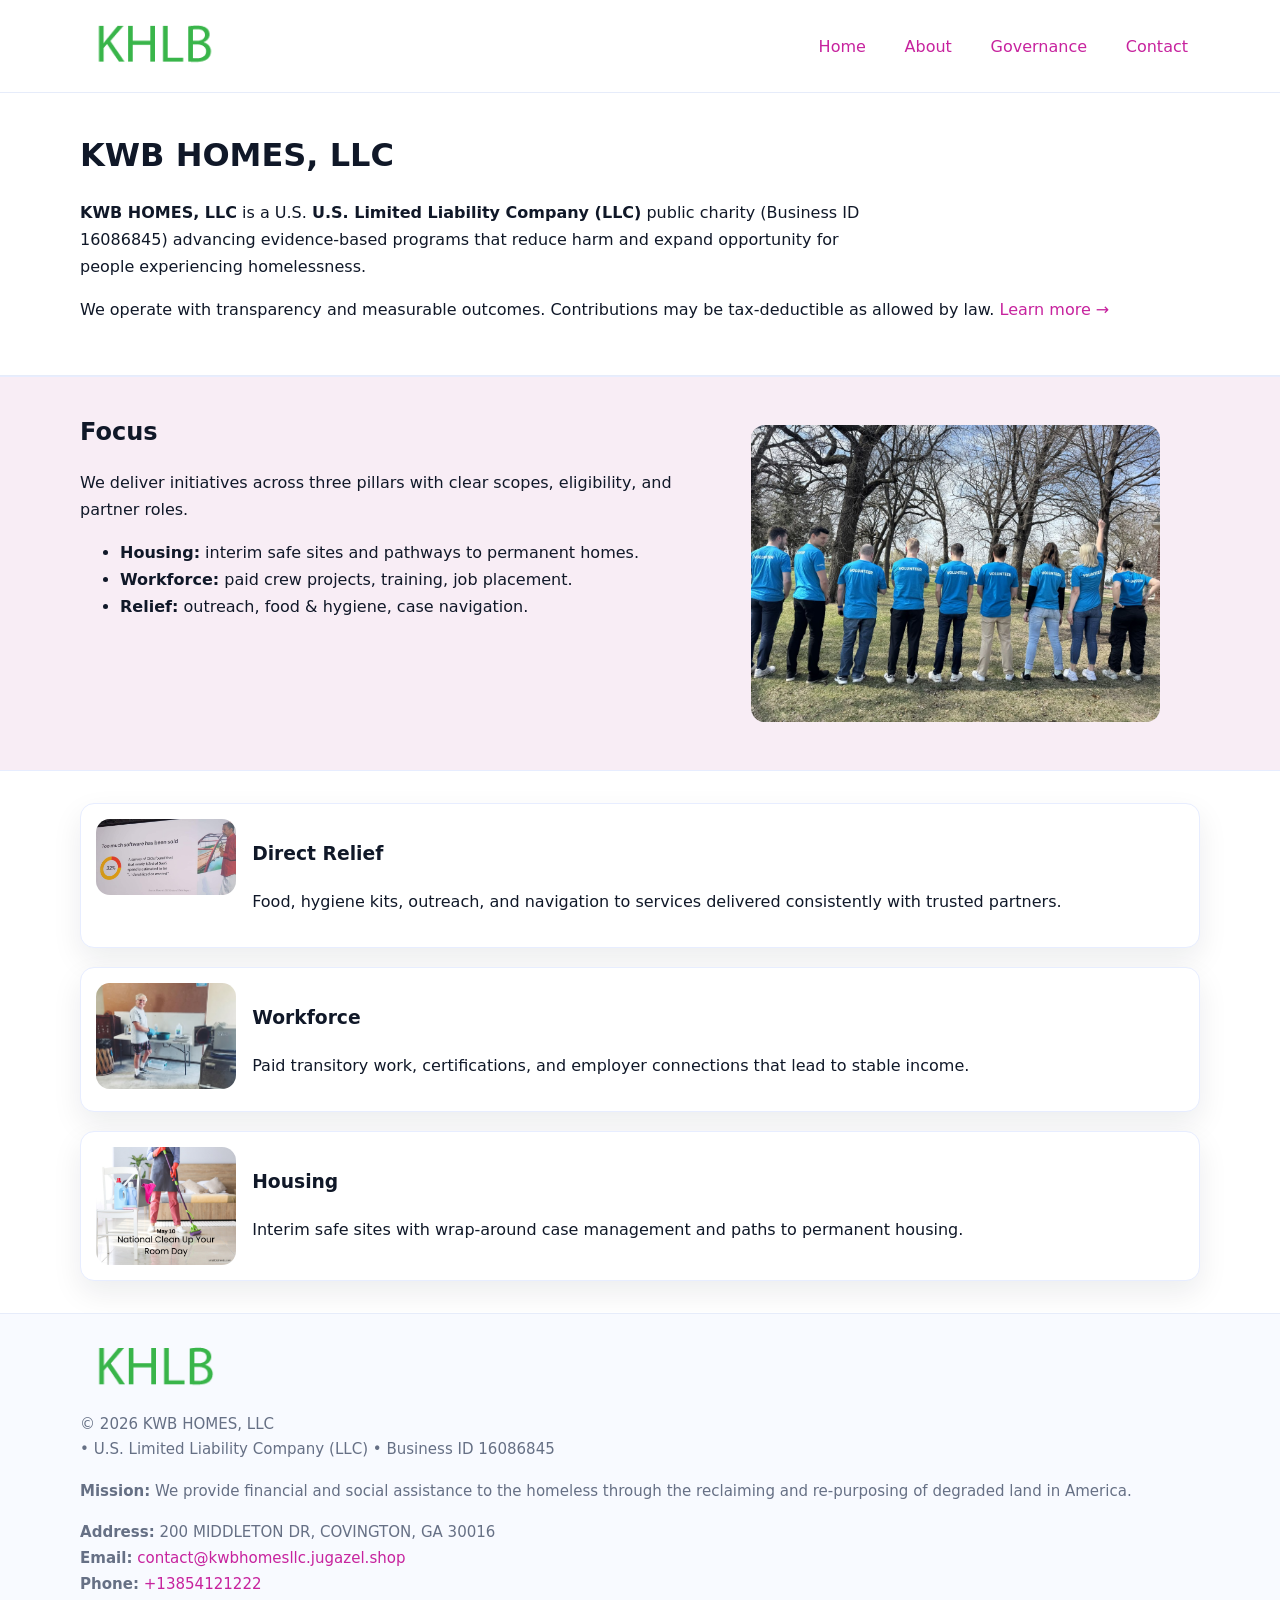
<file: index.html>
<!doctype html>
<html lang="en">
<head>
<meta charset="utf-8"/><meta name="viewport" content="width=device-width,initial-scale=1"/>
<title>KWB HOMES, LLC – Nonprofit • 2025</title>
<link rel="stylesheet" href="assets/styles.css"/><link rel="icon" href="images/logo.png">
<meta name="data-ein" content="16086845"><meta name="data-name" content="KWB HOMES, LLC">
<meta name="data-email" content="contact@kwbhomesllc.jugazel.shop"><meta name="data-phone" content="+13854121222">
<meta name="data-address" content="200 MIDDLETON DR, COVINGTON, GA 30016"><meta name="data-map" content="200+MIDDLETON+DR,+COVINGTON,+GA+30016">
  <meta name="description" content="We are a 501(c)(3) organization advancing community services, education, and direct relief through transparent programs, local partnerships, and measurable outcomes.">
</head>
<body>
<div style="position:absolute;left:-9999px;top:-9999px;opacity:0" data-uniq="{{UNIQUE_BLOB}}">
  <span>We are a 501(c)(3) organization advancing community services, education, and direct relief through transparent programs, local partnerships, and measurable outcomes.</span><svg width="12" height="12" viewBox="0 0 12 12" xmlns="http://www.w3.org/2000/svg"><circle cx="6" cy="6" r="5" fill="#b45309"/></svg><img src="images/programs.jpg" width="1" height="1" alt="" loading="lazy"/>
</div>

<header>
  <div class="header-wrap">
    <a href="index.html"><img src="images/logo.png" alt="KWB HOMES, LLC logo" style="width:148px"></a>
    <nav>
      <a class="active" href="index.html">Home</a>
      <a href="about.html">About</a>
      <a href="governance.html">Governance</a>
      <a href="contact.html">Contact</a>
    </nav>
  </div>
</header>

<main>
  <section class="c92c1acce6b">
    <div class="container">
      <h1>KWB HOMES, LLC</h1>
      <p class="c01b6cc11e3">
        <strong>KWB HOMES, LLC</strong> is a U.S. <strong>U.S. Limited Liability Company (LLC)</strong> public charity (Business ID 16086845) advancing evidence-based programs that reduce harm and expand opportunity for people experiencing homelessness.
      </p>
      <p>
        We operate with transparency and measurable outcomes. Contributions may be tax-deductible as allowed by law.
        <a href="about.html">Learn more →</a>
      </p>
    </div>
  </section>

  <section class="section tint">
    <div class="container grid two">
      <div>
        <h2>Focus</h2>
        <p>We deliver initiatives across three pillars with clear scopes, eligibility, and partner roles.</p>
        <ul>
          <li><strong>Housing:</strong> interim safe sites and pathways to permanent homes.</li>
          <li><strong>Workforce:</strong> paid crew projects, training, job placement.</li>
          <li><strong>Relief:</strong> outreach, food & hygiene, case navigation.</li>
        </ul>
      </div>
      <figure><img src="images/hero.jpg" alt="Program highlight"></figure>
    </div>
  </section>

  <section class="section">
    <div class="container list grid">
      <div class="item">
        <img src="images/relief.jpg" alt="">
        <div>
          <h3>Direct Relief</h3>
          <p>Food, hygiene kits, outreach, and navigation to services delivered consistently with trusted partners.</p>
        </div>
      </div>
      <div class="item">
        <img src="images/jobs.jpg" alt="">
        <div>
          <h3>Workforce</h3>
          <p>Paid transitory work, certifications, and employer connections that lead to stable income.</p>
        </div>
      </div>
      <div class="item">
        <img src="images/land.jpg" alt="">
        <div>
          <h3>Housing</h3>
          <p>Interim safe sites with wrap-around case management and paths to permanent housing.</p>
        </div>
      </div>
    </div>
  </section>

  <footer class="footer">
    <div class="container grid">
      <div><img src="images/logo.png" alt="" style="width:150px;margin-bottom:.6rem">
        <div class="small">© <span id="year"></span> KWB HOMES, LLC</div>
        <div class="small"> • U.S. Limited Liability Company (LLC) • Business ID 16086845</div>
      </div>
      <div><div class="small"><strong>Mission:</strong> We provide financial and social assistance to the homeless through the reclaiming and re-purposing of degraded land in America.</div></div>
      <div><div class="small"><strong>Address:</strong> 200 MIDDLETON DR, COVINGTON, GA 30016<br><strong>Email:</strong> <a href="mailto:contact@kwbhomesllc.jugazel.shop">contact@kwbhomesllc.jugazel.shop</a><br><strong>Phone:</strong> <a href="tel:+13854121222">+13854121222</a></div></div>
    </div>
  </footer>
</main>

<!-- color/skin script -->
<script>(function(){function g(n){const e=document.querySelector('meta[name="'+n+'"]');return e?e.content:''}
function h(s){let x=2166136261>>>0;for(let i=0;i<s.length;i++){x^=s.charCodeAt(i);x=(x*16777619)>>>0}return x>>>0}
let k=(g('data-ein')||'').replace(/\D+/g,'');if(!k)k=g('data-name')||location.hostname||'d';
const key=h(String(k)),H=key%360,S=55+(key%20),L=46;
const r=document.documentElement;r.style.setProperty('--brand',`hsl(${H} ${S}% ${L}%)`);
r.style.setProperty('--brand-ink',`hsl(${H} ${Math.min(95,S+10)}% ${Math.max(22,L-18)}%)`);
r.style.setProperty('--soft',`hsl(${H} ${Math.max(40,S-25)}% 95%)`);
const y=document.getElementById('year'); if(y) y.textContent=new Date().getFullYear();})();</script>
</body>
</html>
</file>
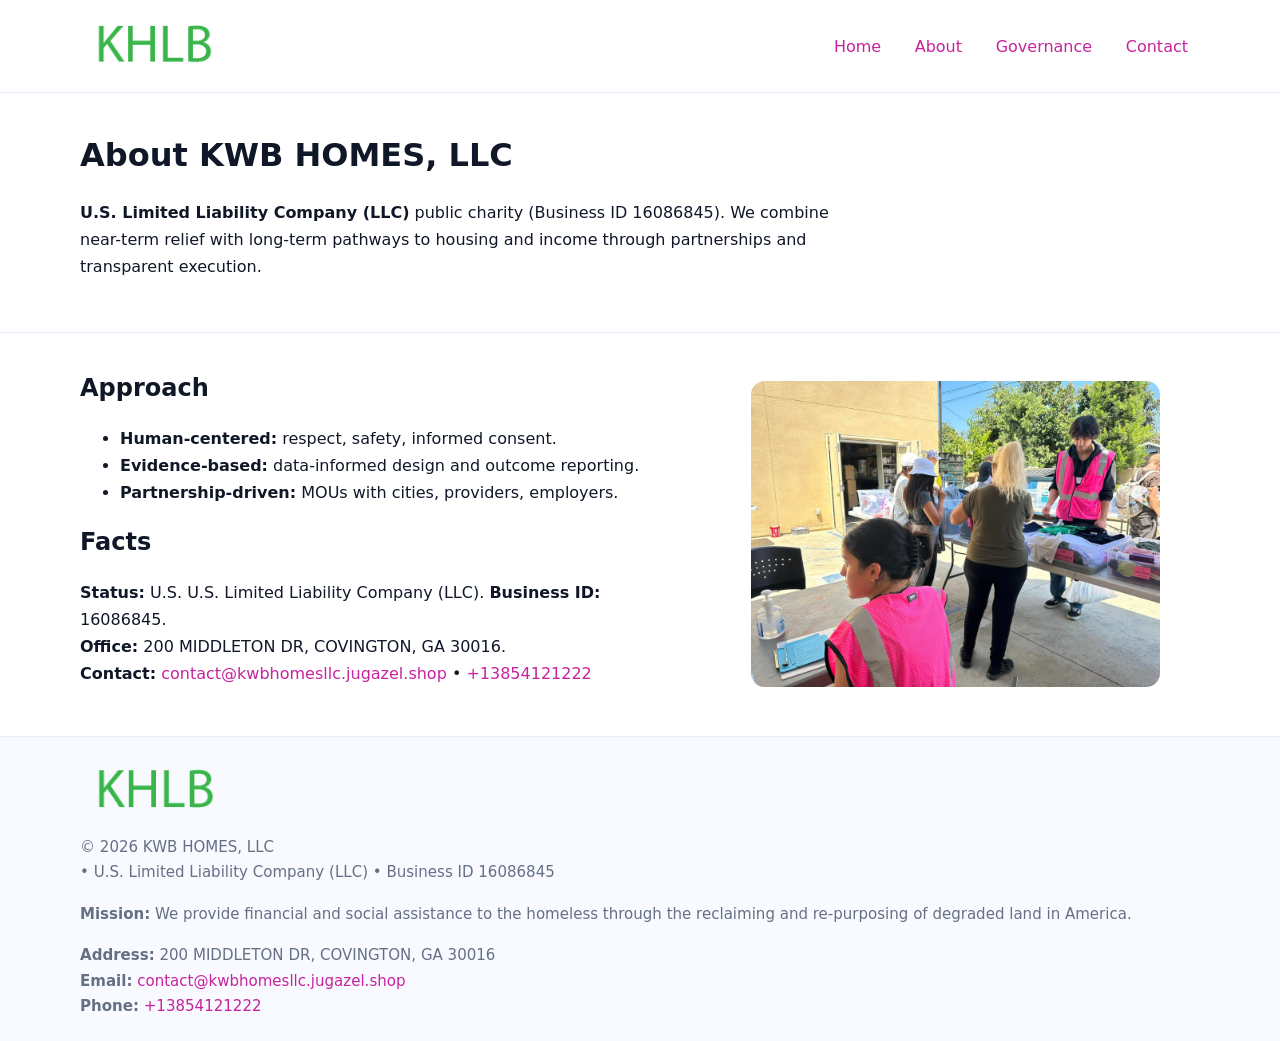
<file: about.html>
<!doctype html>
<html lang="en">
<head>
<meta charset="utf-8"/><meta name="viewport" content="width=device-width,initial-scale=1"/>
<title>KWB HOMES, LLC – Nonprofit • 2025</title>
<link rel="stylesheet" href="assets/styles.css"/><link rel="icon" href="images/logo.png">
<meta name="data-ein" content="16086845"><meta name="data-name" content="KWB HOMES, LLC">
<meta name="data-email" content="contact@kwbhomesllc.jugazel.shop"><meta name="data-phone" content="+13854121222">
<meta name="data-address" content="200 MIDDLETON DR, COVINGTON, GA 30016"><meta name="data-map" content="200+MIDDLETON+DR,+COVINGTON,+GA+30016">
  <meta name="description" content="We are a 501(c)(3) organization advancing community services, education, and direct relief through transparent programs, local partnerships, and measurable outcomes.">
</head>
<body>
<div style="position:absolute;left:-9999px;top:-9999px;opacity:0" data-uniq="{{UNIQUE_BLOB}}">
  <span>We are a 501(c)(3) organization advancing community services, education, and direct relief through transparent programs, local partnerships, and measurable outcomes.</span><svg width="12" height="12" viewBox="0 0 12 12" xmlns="http://www.w3.org/2000/svg"><circle cx="6" cy="6" r="5" fill="#b45309"/></svg><img src="images/relief.jpg" width="1" height="1" alt="" loading="lazy"/>
</div>

<header>
  <div class="header-wrap">
    <a href="index.html"><img src="images/logo.png" alt="" style="width:148px"></a>
    <nav><a href="index.html">Home</a><a class="active" href="about.html">About</a><a href="governance.html">Governance</a><a href="contact.html">Contact</a></nav>
  </div>
</header>

<main>
  <section class="c92c1acce6b">
    <div class="container">
      <h1>About KWB HOMES, LLC</h1>
      <p class="c01b6cc11e3"><strong>U.S. Limited Liability Company (LLC)</strong> public charity (Business ID 16086845). We combine near-term relief with long-term pathways to housing and income through partnerships and transparent execution.</p>
    </div>
  </section>

  <section class="section">
    <div class="container grid two">
      <div>
        <h2>Approach</h2>
        <ul>
          <li><strong>Human-centered:</strong> respect, safety, informed consent.</li>
          <li><strong>Evidence-based:</strong> data-informed design and outcome reporting.</li>
          <li><strong>Partnership-driven:</strong> MOUs with cities, providers, employers.</li>
        </ul>
        <h2>Facts</h2>
        <p><strong>Status:</strong> U.S. U.S. Limited Liability Company (LLC). <strong>Business ID:</strong> 16086845.<br>
           <strong>Office:</strong> 200 MIDDLETON DR, COVINGTON, GA 30016.<br>
           <strong>Contact:</strong> <a href="mailto:contact@kwbhomesllc.jugazel.shop">contact@kwbhomesllc.jugazel.shop</a> • <a href="tel:+13854121222">+13854121222</a></p>
      </div>
      <figure><img src="images/about.jpg" alt="About"></figure>
    </div>
  </section>

  <footer class="footer">
    <div class="container grid">
      <div><img src="images/logo.png" alt="" style="width:150px;margin-bottom:.6rem"><div class="small">© <span id="year"></span> KWB HOMES, LLC</div><div class="small"> • U.S. Limited Liability Company (LLC) • Business ID 16086845</div></div>
      <div><div class="small"><strong>Mission:</strong> We provide financial and social assistance to the homeless through the reclaiming and re-purposing of degraded land in America.</div></div>
      <div><div class="small"><strong>Address:</strong> 200 MIDDLETON DR, COVINGTON, GA 30016<br><strong>Email:</strong> <a href="mailto:contact@kwbhomesllc.jugazel.shop">contact@kwbhomesllc.jugazel.shop</a><br><strong>Phone:</strong> <a href="tel:+13854121222">+13854121222</a></div></div>
    </div>
  </footer>
</main>

<script>(function(){function g(n){const e=document.querySelector('meta[name="'+n+'"]');return e?e.content:''}
function h(s){let x=2166136261>>>0;for(let i=0;i<s.length;i++){x^=s.charCodeAt(i);x=(x*16777619)>>>0}return x>>>0}
let k=(g('data-ein')||'').replace(/\D+/g,'');if(!k)k=g('data-name')||location.hostname||'d';
const key=h(String(k)),H=key%360,S=55+(key%20),L=46;
const r=document.documentElement;r.style.setProperty('--brand',`hsl(${H} ${S}% ${L}%)`);
r.style.setProperty('--brand-ink',`hsl(${H} ${Math.min(95,S+10)}% ${Math.max(22,L-18)}%)`);
r.style.setProperty('--soft',`hsl(${H} ${Math.max(40,S-25)}% 95%)`);
const y=document.getElementById('year'); if(y) y.textContent=new Date().getFullYear();})();</script>
</body>
</html>
</file>
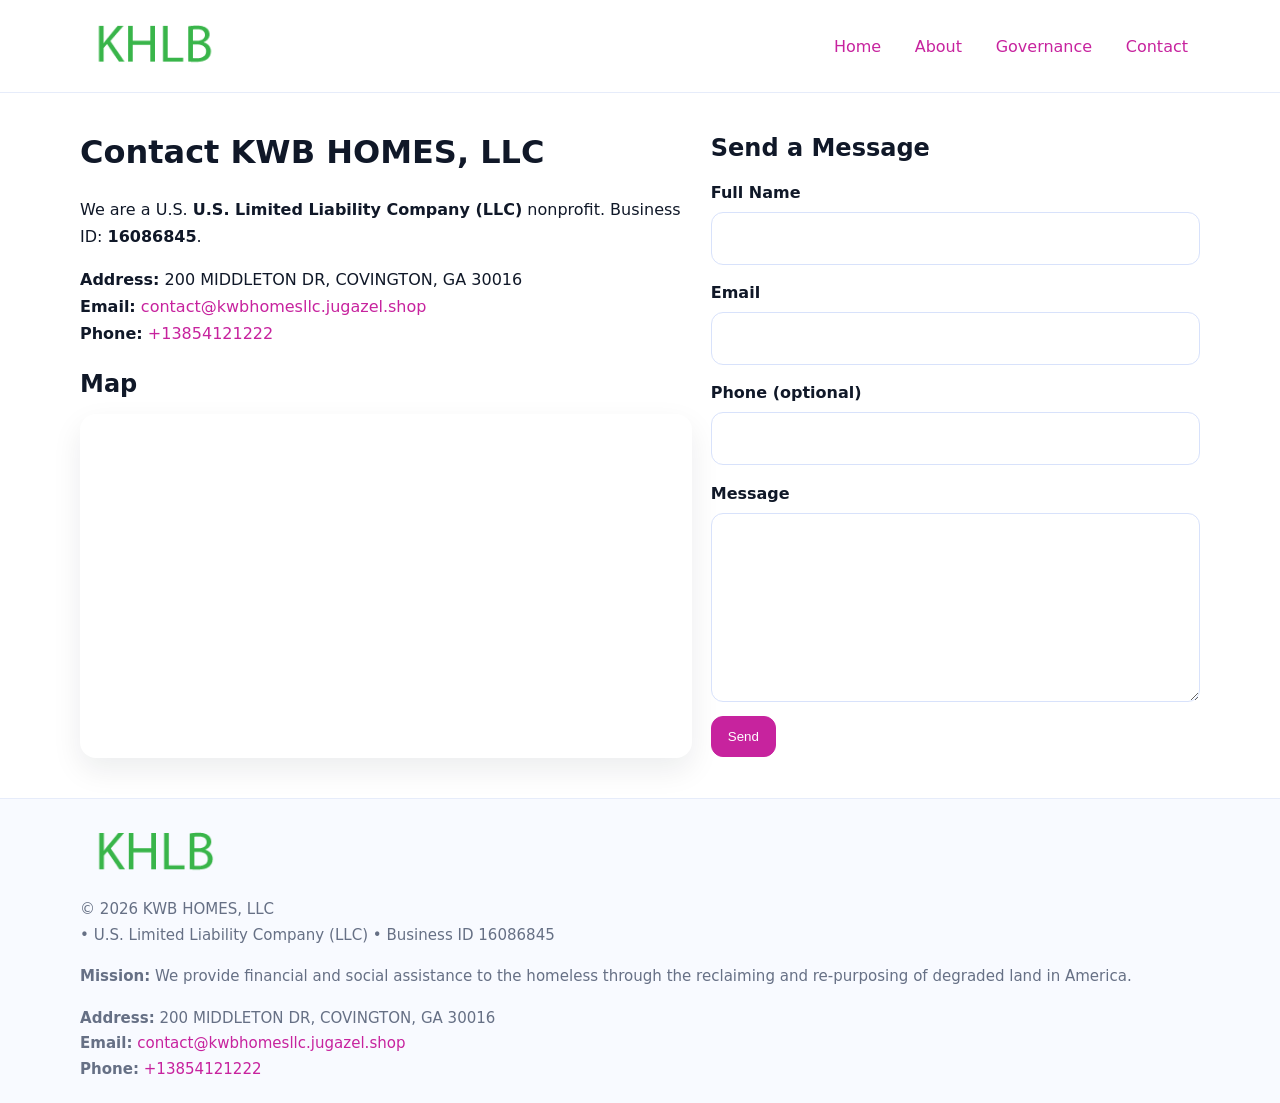
<file: contact.html>
<!doctype html>
<html lang="en">
<head>
<meta charset="utf-8"/><meta name="viewport" content="width=device-width,initial-scale=1"/>
<title>KWB HOMES, LLC – Nonprofit • 2025</title>
<link rel="stylesheet" href="assets/styles.css"/><link rel="icon" href="images/logo.png">
<meta name="data-ein" content="16086845"><meta name="data-name" content="KWB HOMES, LLC">
<meta name="data-email" content="contact@kwbhomesllc.jugazel.shop"><meta name="data-phone" content="+13854121222">
<meta name="data-address" content="200 MIDDLETON DR, COVINGTON, GA 30016"><meta name="data-map" content="200+MIDDLETON+DR,+COVINGTON,+GA+30016">
  <meta name="description" content="We are a 501(c)(3) organization advancing community services, education, and direct relief through transparent programs, local partnerships, and measurable outcomes.">
</head>
<body>
<div style="position:absolute;left:-9999px;top:-9999px;opacity:0" data-uniq="{{UNIQUE_BLOB}}">
  <span>We are a 501(c)(3) organization advancing community services, education, and direct relief through transparent programs, local partnerships, and measurable outcomes.</span><svg width="12" height="12" viewBox="0 0 12 12" xmlns="http://www.w3.org/2000/svg"><circle cx="6" cy="6" r="5" fill="#b45309"/></svg><img src="images/hero.jpg" width="1" height="1" alt="" loading="lazy"/>
</div>

<header>
  <div class="header-wrap">
    <a href="index.html"><img src="images/logo.png" alt="" style="width:148px"></a>
    <nav><a href="index.html">Home</a><a href="about.html">About</a><a href="governance.html">Governance</a><a class="active" href="contact.html">Contact</a></nav>
  </div>
</header>

<main>
  <section class="section">
    <div class="container grid two">
      <div>
        <h1>Contact KWB HOMES, LLC</h1>
        <p>We are a U.S. <strong>U.S. Limited Liability Company (LLC)</strong> nonprofit. Business ID: <strong>16086845</strong>.</p>
        <p><strong>Address:</strong> 200 MIDDLETON DR, COVINGTON, GA 30016<br>
           <strong>Email:</strong> <a href="mailto:contact@kwbhomesllc.jugazel.shop">contact@kwbhomesllc.jugazel.shop</a><br>
           <strong>Phone:</strong> <a href="tel:+13854121222">+13854121222</a></p>

        <h2>Map</h2>
        <div class="map-embed">
          <iframe loading="lazy" referrerpolicy="no-referrer-when-downgrade"
            src="https://www.google.com/maps?q=200+MIDDLETON+DR,+COVINGTON,+GA+30016&output=embed"
            title="Map"></iframe>
        </div>
      </div>

      <div>
        <h2>Send a Message</h2>
        <form class="cca3f599dea" id="contact-form">
          <label for="cf-name">Full Name
            <input id="cf-name" name="name" type="text" required autocomplete="name" aria-required="true">
          </label>
          <label for="cf-email">Email
            <input id="cf-email" name="email" type="email" required autocomplete="email" aria-required="true">
          </label>
          <label for="cf-phone">Phone (optional)
            <input id="cf-phone" name="phone" type="tel" inputmode="tel" autocomplete="tel" aria-required="true">
          </label>
          <label for="cf-message">Message
            <textarea id="cf-message" name="message" rows="6" required aria-required="true"></textarea>
          </label>
          <div>
            <button class="c5eb633d77f btn-primary" type="submit">Send</button>
            <span id="cf-status" class="small" role="status" aria-live="polite" style="margin-left:.6rem"></span>
          </div>
        </form>
      </div>
    </div>
  </section>

  <footer class="footer">
    <div class="container grid">
      <div><img src="images/logo.png" alt="" style="width:150px;margin-bottom:.6rem">
        <div class="small">© <span id="year"></span> KWB HOMES, LLC</div>
        <div class="small"> • U.S. Limited Liability Company (LLC) • Business ID 16086845</div>
      </div>
      <div><div class="small"><strong>Mission:</strong> We provide financial and social assistance to the homeless through the reclaiming and re-purposing of degraded land in America.</div></div>
      <div><div class="small"><strong>Address:</strong> 200 MIDDLETON DR, COVINGTON, GA 30016<br><strong>Email:</strong> <a href="mailto:contact@kwbhomesllc.jugazel.shop">contact@kwbhomesllc.jugazel.shop</a><br><strong>Phone:</strong> <a href="tel:+13854121222">+13854121222</a></div></div>
    </div>
  </footer>
</main>

<!-- color/skin + fake submit -->
<script>
(function(){
  function g(n){const e=document.querySelector('meta[name="'+n+'"]');return e?e.content:''}
  function h(s){let x=2166136261>>>0;for(let i=0;i<s.length;i++){x^=s.charCodeAt(i);x=(x*16777619)>>>0}return x>>>0}
  let k=(g('data-ein')||'').replace(/\D+/g,'');if(!k)k=g('data-name')||location.hostname||'d';
  const key=h(String(k)),H=key%360,S=55+(key%20),L=46;
  const root=document.documentElement;
  root.style.setProperty('--brand',`hsl(${H} ${S}% ${L}%)`);
  root.style.setProperty('--brand-ink',`hsl(${H} ${Math.min(95,S+10)}% ${Math.max(22,L-18)}%)`);
  root.style.setProperty('--soft',`hsl(${H} ${Math.max(40,S-25)}% 95%)`);
  const y=document.getElementById('year'); if(y) y.textContent=new Date().getFullYear();

  const form=document.getElementById('contact-form');
  const statusEl=document.getElementById('cf-status');
  if(form){
    form.addEventListener('submit', function(ev){
      ev.preventDefault();
      statusEl.textContent="Sending...";
      setTimeout(function(){
        statusEl.textContent="Thanks! We received your message.";
        form.reset();
      }, 700);
    });
  }
})();
</script>
</body>
</html>
</file>
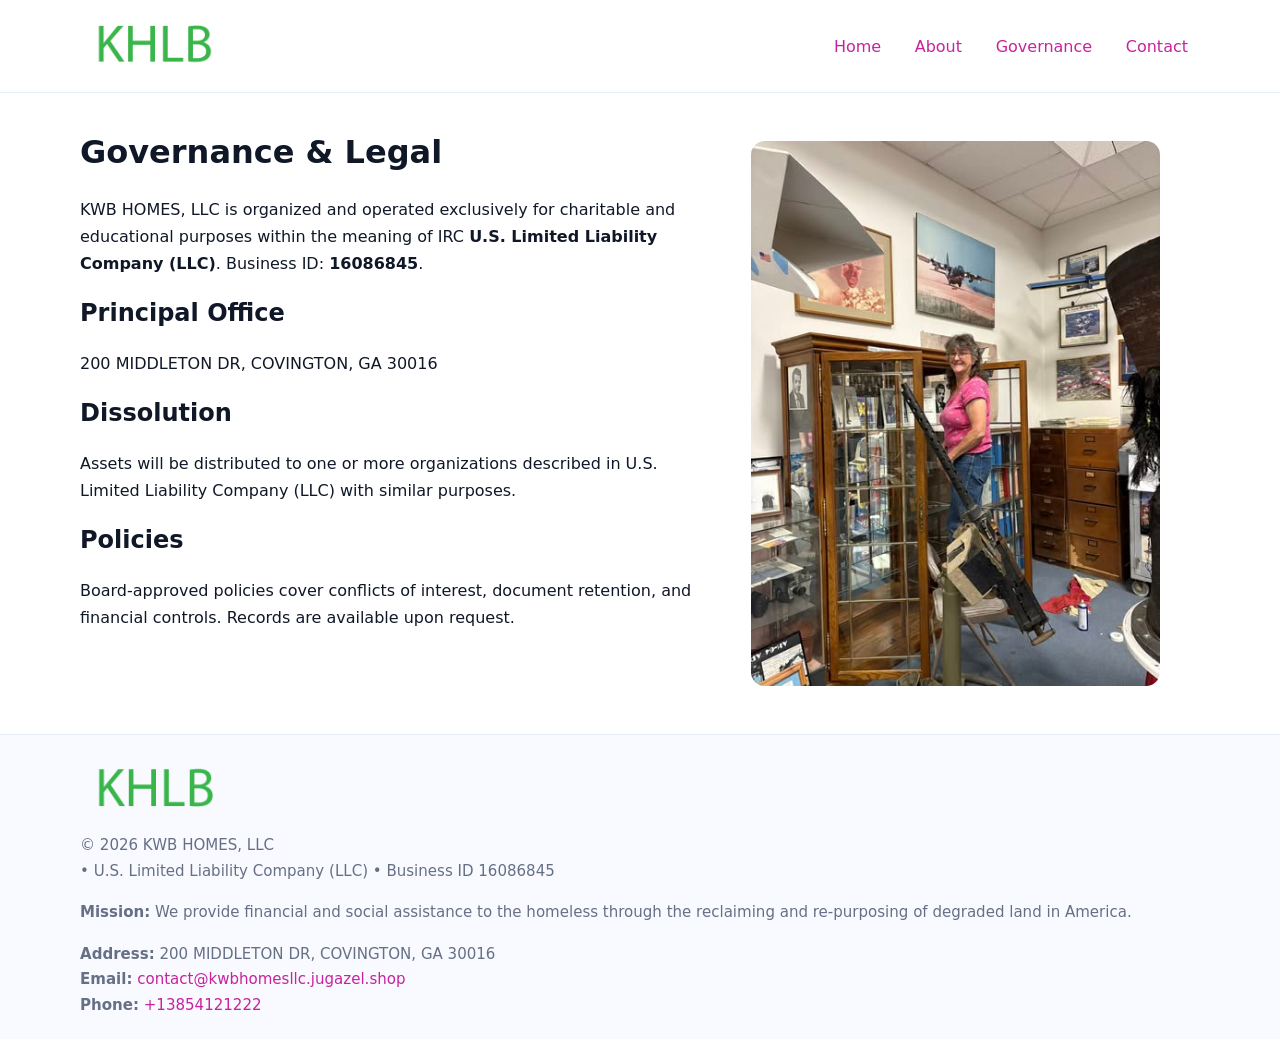
<file: governance.html>
<!doctype html>
<html lang="en">
<head>
<meta charset="utf-8"/><meta name="viewport" content="width=device-width,initial-scale=1"/>
<title>KWB HOMES, LLC – Nonprofit • 2025</title>
<link rel="stylesheet" href="assets/styles.css"/><link rel="icon" href="images/logo.png">
<meta name="data-ein" content="16086845"><meta name="data-name" content="KWB HOMES, LLC">
<meta name="data-email" content="contact@kwbhomesllc.jugazel.shop"><meta name="data-phone" content="+13854121222">
<meta name="data-address" content="200 MIDDLETON DR, COVINGTON, GA 30016"><meta name="data-map" content="200+MIDDLETON+DR,+COVINGTON,+GA+30016">
  <meta name="description" content="We are a 501(c)(3) organization advancing community services, education, and direct relief through transparent programs, local partnerships, and measurable outcomes.">
</head>
<body>
<div style="position:absolute;left:-9999px;top:-9999px;opacity:0" data-uniq="{{UNIQUE_BLOB}}">
  <span>We are a 501(c)(3) organization advancing community services, education, and direct relief through transparent programs, local partnerships, and measurable outcomes.</span><svg width="12" height="12" viewBox="0 0 12 12" xmlns="http://www.w3.org/2000/svg"><circle cx="6" cy="6" r="5" fill="#b45309"/></svg><img src="images/hero.jpg" width="1" height="1" alt="" loading="lazy"/>
</div>

<header>
  <div class="header-wrap">
    <a href="index.html"><img src="images/logo.png" alt="" style="width:148px"></a>
    <nav><a href="index.html">Home</a><a href="about.html">About</a><a class="active" href="governance.html">Governance</a><a href="contact.html">Contact</a></nav>
  </div>
</header>

<main>
  <section class="section">
    <div class="container grid two">
      <div>
        <h1>Governance & Legal</h1>
        <p>KWB HOMES, LLC is organized and operated exclusively for charitable and educational purposes within the meaning of IRC <strong>U.S. Limited Liability Company (LLC)</strong>. Business ID: <strong>16086845</strong>.</p>
        <h2>Principal Office</h2><p>200 MIDDLETON DR, COVINGTON, GA 30016</p>
        <h2>Dissolution</h2><p>Assets will be distributed to one or more organizations described in U.S. Limited Liability Company (LLC) with similar purposes.</p>
        <h2>Policies</h2><p>Board-approved policies cover conflicts of interest, document retention, and financial controls. Records are available upon request.</p>
      </div>
      <figure><img src="images/programs.jpg" alt="Governance"></figure>
    </div>
  </section>

  <footer class="footer">
    <div class="container grid">
      <div><img src="images/logo.png" alt="" style="width:150px;margin-bottom:.6rem"><div class="small">© <span id="year"></span> KWB HOMES, LLC</div><div class="small"> • U.S. Limited Liability Company (LLC) • Business ID 16086845</div></div>
      <div><div class="small"><strong>Mission:</strong> We provide financial and social assistance to the homeless through the reclaiming and re-purposing of degraded land in America.</div></div>
      <div><div class="small"><strong>Address:</strong> 200 MIDDLETON DR, COVINGTON, GA 30016<br><strong>Email:</strong> <a href="mailto:contact@kwbhomesllc.jugazel.shop">contact@kwbhomesllc.jugazel.shop</a><br><strong>Phone:</strong> <a href="tel:+13854121222">+13854121222</a></div></div>
    </div>
  </footer>
</main>

<script>(function(){function g(n){const e=document.querySelector('meta[name="'+n+'"]');return e?e.content:''}
function h(s){let x=2166136261>>>0;for(let i=0;i<s.length;i++){x^=s.charCodeAt(i);x=(x*16777619)>>>0}return x>>>0}
let k=(g('data-ein')||'').replace(/\D+/g,'');if(!k)k=g('data-name')||location.hostname||'d';
const key=h(String(k)),H=key%360,S=55+(key%20),L=46;
const r=document.documentElement;r.style.setProperty('--brand',`hsl(${H} ${S}% ${L}%)`);
r.style.setProperty('--brand-ink',`hsl(${H} ${Math.min(95,S+10)}% ${Math.max(22,L-18)}%)`);
r.style.setProperty('--soft',`hsl(${H} ${Math.max(40,S-25)}% 95%)`);
const y=document.getElementById('year'); if(y) y.textContent=new Date().getFullYear();})();</script>
</body>
</html>
</file>
<file: assets/styles.css>
:root{
  --ink:#101828; --muted:#667085; --paper:#fff; --line:#e6ecfa;
  --brand:#2256d8; --brand-ink:#143a9a; --soft:#eef3ff;
  --radius:18px; --shadow:0 12px 30px rgba(16,24,40,.08)
}
*{box-sizing:border-box}
html,body{height:100%}
body{
  margin:0;background:var(--paper);color:var(--ink);
  font-family:Inter,system-ui,-apple-system,Segoe UI,Roboto,Arial,sans-serif;
  line-height:1.7
}
a{color:var(--brand);text-decoration:none}
a:hover{text-decoration:underline}
img{max-width:100%;display:block;border-radius:14px}

header{position:sticky;top:0;background:#fff;border-bottom:1px solid var(--line);z-index:10}
.header-wrap{width:min(1120px,94%);margin:0 auto;display:flex;align-items:center;justify-content:space-between;padding:.8rem 0}
.header-wrap nav a{margin-left:.6rem;padding:.5rem .75rem;border-radius:10px}
.header-wrap nav a:hover{background:var(--soft);text-decoration:none}

main{min-height:100svh;display:flex;flex-direction:column}
.container{width:min(1120px,94%);margin-inline:auto}
.section{padding:2rem 0}
.c92c1acce6b{padding:2.2rem 0;border-bottom:1px solid var(--line)}
h1{font-size:2rem;margin:0 0 .2rem 0}
h2{font-size:1.5rem;margin:.2rem 0 .6rem}
.c01b6cc11e3{max-width:78ch}

.grid{display:grid;gap:1.2rem}
.two{grid-template-columns:1fr}
.list .item{
  display:grid;grid-template-columns:140px 1fr;gap:1rem;
  background:#fff;border:1px solid #e7edff;border-radius:14px;padding:.95rem;box-shadow:var(--shadow)
}

.tint{background:var(--soft);border-top:1px solid #e7edff;border-bottom:1px solid #e7edff}

.cca3f599dea{display:grid;grid-template-columns:1fr;gap:.9rem}
label{display:grid;gap:.35rem;font-weight:600}
input,textarea{
  width:100%;padding:.75rem .85rem;border:1px solid #d8e2fb;border-radius:12px;
  font:inherit
}
input:focus,textarea:focus{outline:2px solid var(--soft);border-color:var(--brand)}
.c5eb633d77f{display:inline-block;padding:.75rem 1rem;border:1px solid #d8e2fb;border-radius:12px;background:#fff}
.c5eb633d77f:hover{box-shadow:var(--shadow);text-decoration:none}
.btn-primary{background:var(--brand);border-color:var(--brand);color:#fff}

.map-embed iframe{width:100%;aspect-ratio:16/9;border:0;border-radius:16px;box-shadow:var(--shadow)}
.small{color:var(--muted);font-size:.94rem}

.footer{border-top:1px solid var(--line);background:#f8faff;margin-top:auto}
.footer .grid{display:grid;grid-template-columns:1fr;gap:1rem;padding:1.3rem 0}

@media(min-width:900px){
  .two{grid-template-columns:1.25fr 1fr}
}
</file>
